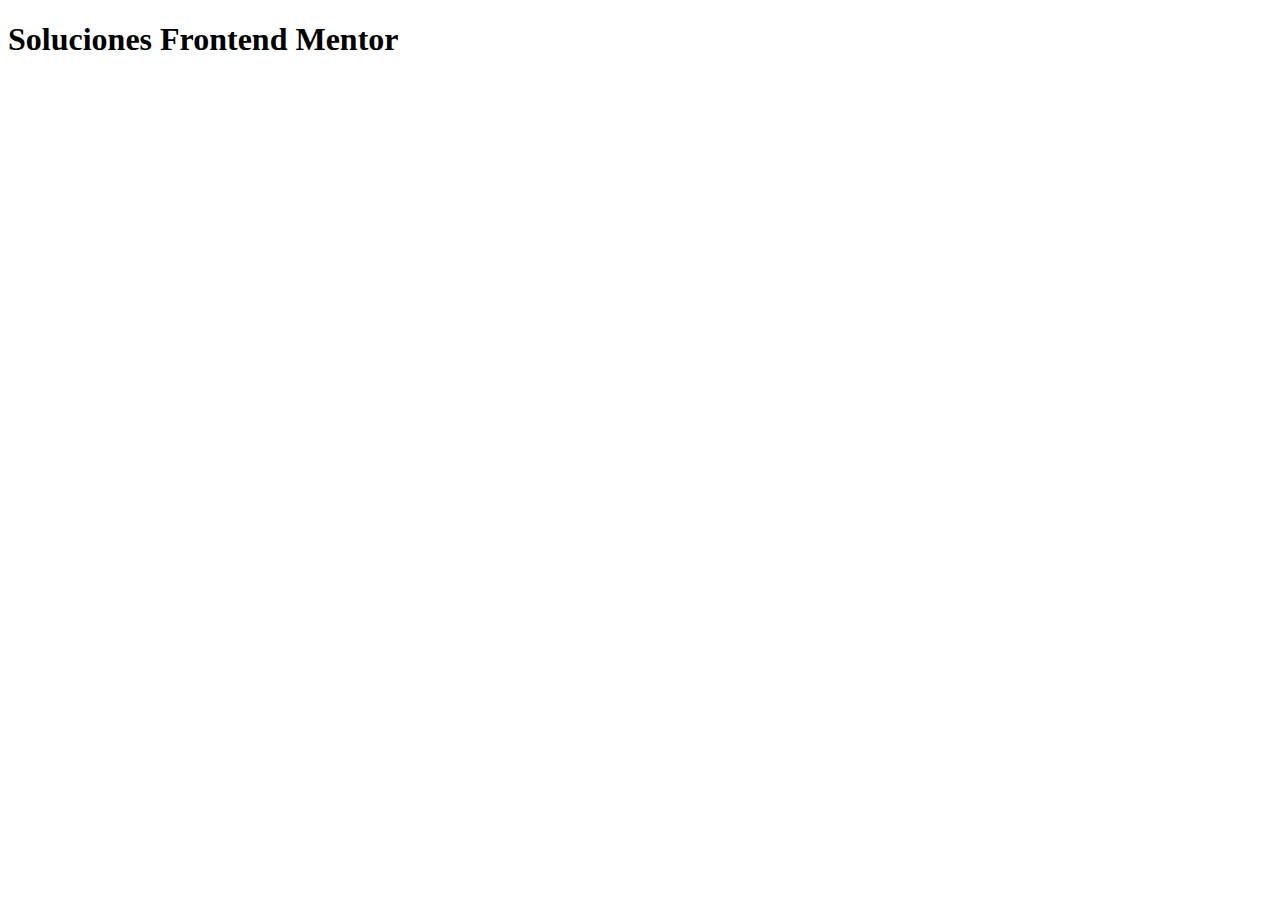
<file: index.html>
<!DOCTYPE html>
<html lang="es">
<head>
    <meta charset="UTF-8">
    <meta http-equiv="X-UA-Compatible" content="IE=edge">
    <meta name="viewport" content="width=device-width, initial-scale=1.0">
    <title>Document</title>
</head>
<body>
    <h1>Soluciones Frontend Mentor</h1>

</body>
</html>
</file>
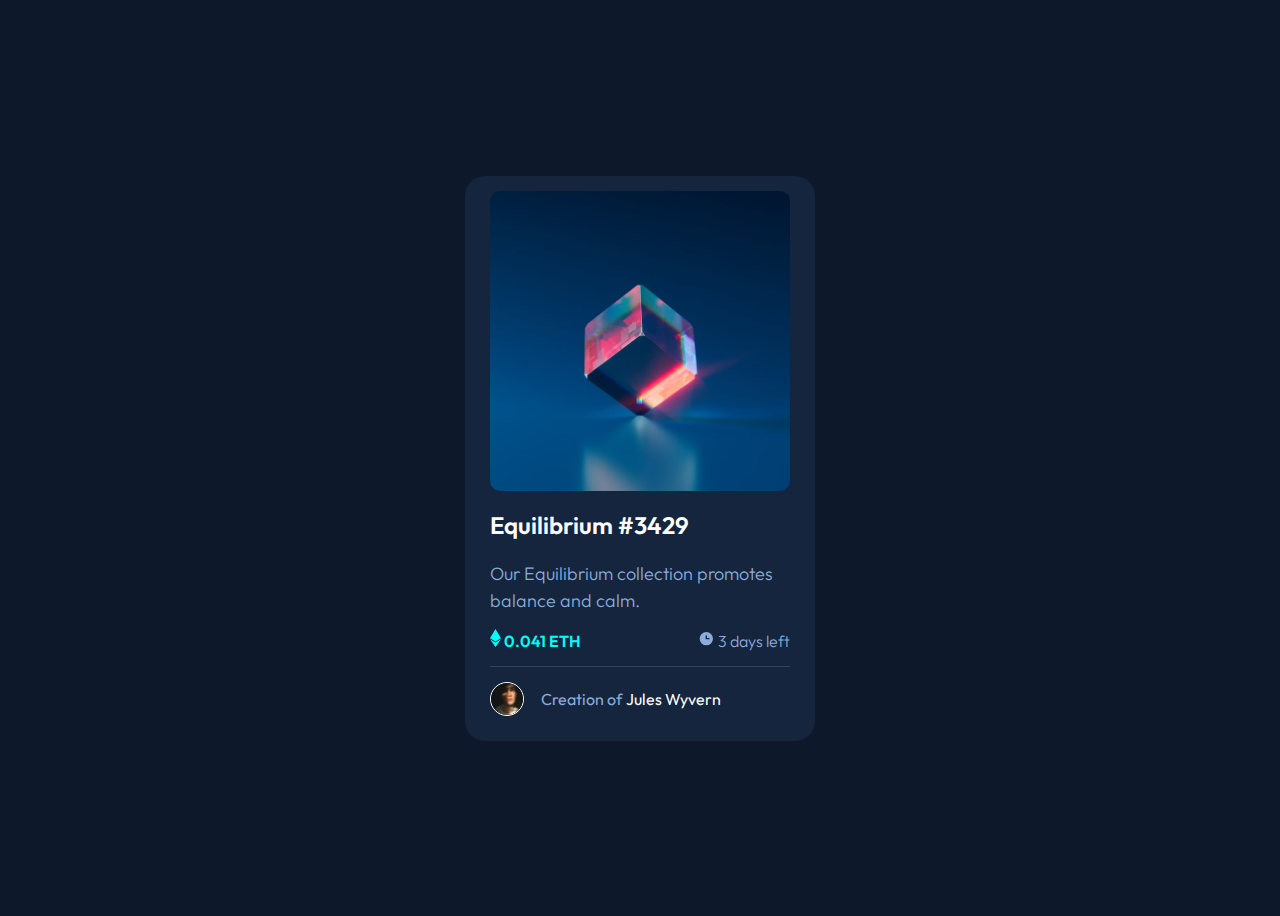
<file: nft-preview-card-component-main/index.html>
<!DOCTYPE html>
<html>

<head>
  <meta charset="UTF-8">
  <meta name="viewport" content="width=device-width, initial-scale=1.0">
  <!-- displays site properly based on user's device -->

  <link rel="icon" type="image/png" sizes="32x32" href="./images/favicon-32x32.png">

  <link rel="preconnect" href="https://fonts.googleapis.com">
  <link rel="preconnect" href="https://fonts.gstatic.com" crossorigin>
  <link href="https://fonts.googleapis.com/css2?family=Outfit:wght@300;400;600&display=swap" rel="stylesheet">

  <link rel="stylesheet" href="style.css">

  <title>Frontend Mentor | NFT preview card component</title>

</head>

<body>

  <div class="card">
    <div class="container">
      <img class="card__image" src="./images/image-equilibrium.jpg" alt="equilibrium">
      <img class="overlay" src="./images/icon-view.svg" alt="eye">
    </div>
    <div class="card__body">
      <h2 class="card__title">
        Equilibrium #3429
      </h2>
      <span class="card__text">
        Our Equilibrium collection promotes balance and calm.
      </span>
      <div class="card__pricing">
        <span class="card__price">
          <img src="./images/icon-ethereum.svg" alt="ethereum">
          0.041 ETH
        </span>
        <span class="card__days-left">
          <img src="./images/icon-clock.svg" alt="clock">
          3 days left
        </span>
      </div>
      <div class="card__divider"></div>
      <div class="author">
        <img class="author__avatar--sm" src="./images/image-avatar.png" alt="avatar">
        <span class="author__text author__text--colorized">Creation of</span>
        <span class="author__text">Jules Wyvern</span>
      </div>
    </div>
  </div>

</body>

</html>
</file>
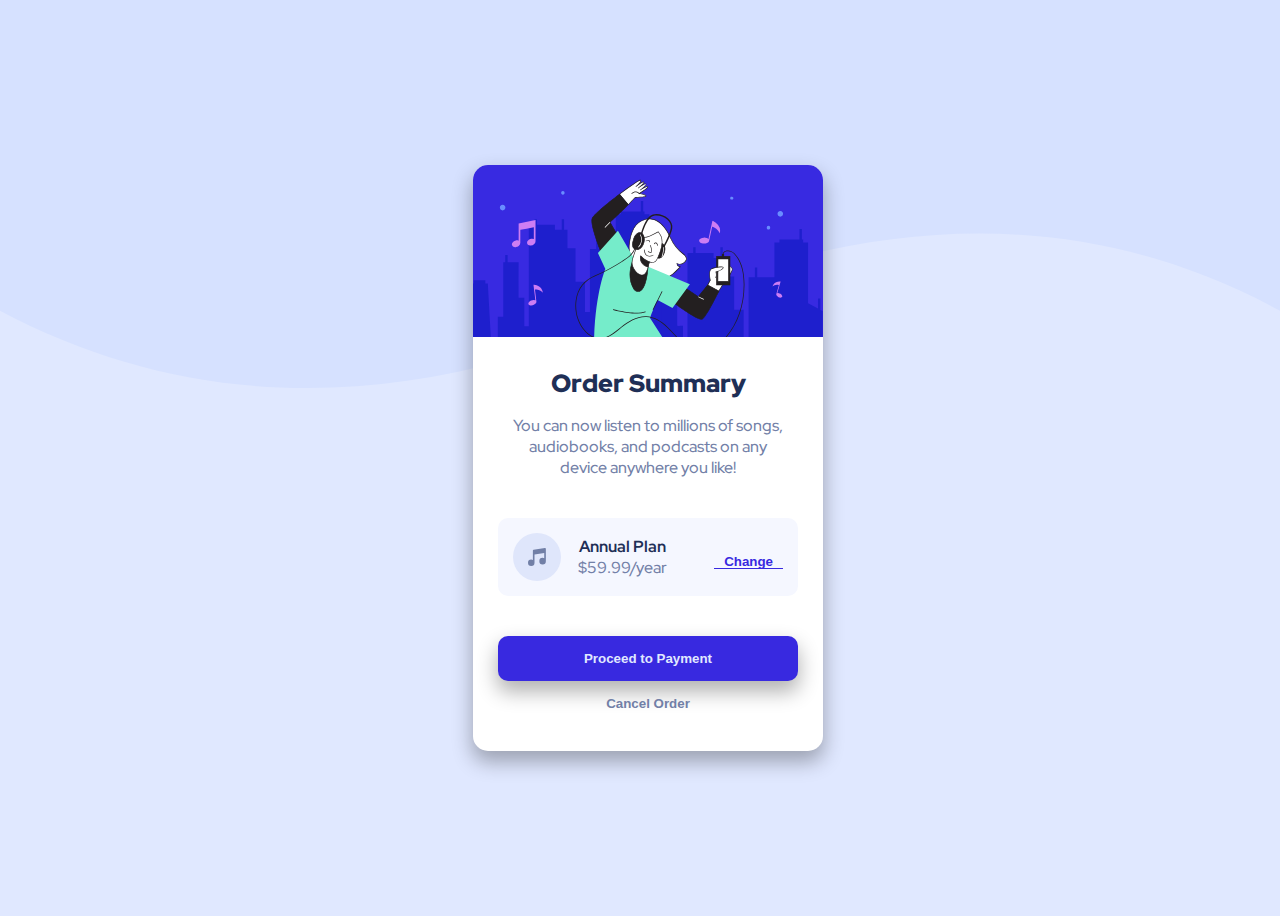
<file: order-summary-component-main/index.html>
<!DOCTYPE html>
<html lang="en">

<head>
  <meta charset="UTF-8">
  <meta name="viewport" content="width=device-width, initial-scale=1.0">
  <!-- displays site properly based on user's device -->

  <link rel="icon" type="image/png" sizes="32x32" href="./images/favicon-32x32.png">

  <link rel="preconnect" href="https://fonts.googleapis.com">
  <link rel="preconnect" href="https://fonts.gstatic.com" crossorigin>
  <link href="https://fonts.googleapis.com/css2?family=Red+Hat+Display:wght@500;700;900&display=swap" rel="stylesheet">

  <title>Frontend Mentor | Order summary card</title>

  <link rel="stylesheet" href="style.css">
</head>

<body>

  <div class="container">
    <img src="./images/illustration-hero.svg" alt="illustration-hero" class="container__image" />
    <div class="container__body">
      <div class="container__title">
        Order Summary
      </div>
      <div class="container__text">
        You can now listen to millions of songs, audiobooks, and podcasts on any device anywhere you like!
      </div>
      <div class="plan">
        <img src="./images/icon-music.svg" alt="" class="plan__icon"></img>
        <div class="plan__text">
          <span class="plan__text plan__text--top">
            Annual Plan
          </span>
          <div class="plan__text plan__text--bottom">
            $59.99/year
          </div>
        </div>
        <button class="plan__button button button--text button--sm">
          Change
        </button>
      </div>
      <div class="container__controls">
        <button class="button button--contained">
          Proceed to Payment
        </button>
        <button class="button button--text">
          Cancel Order
        </button>
      </div>
    </div>
  </div>
</body>

</html>
</file>
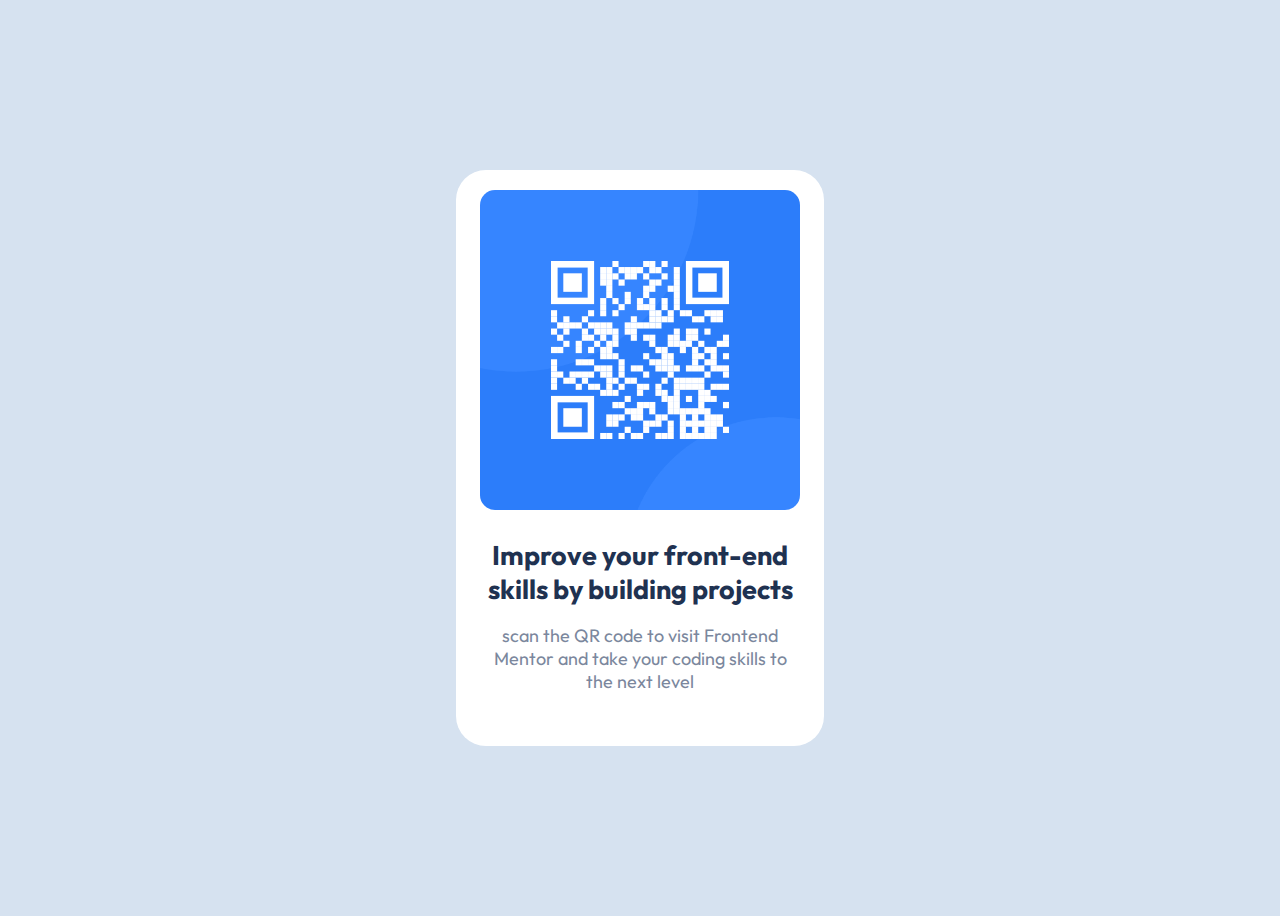
<file: qr-code-component-main/index.html>
<!DOCTYPE html>
<html lang="es">

<head>
  <meta charset="UTF-8">
  <meta name="viewport" content="width=device-width, initial-scale=1.0">
  <!-- displays site properly based on user's device -->

  <link rel="icon" type="image/png" sizes="32x32" href="./images/favicon-32x32.png">
  <link rel="preconnect" href="https://fonts.googleapis.com">
  <link rel="preconnect" href="https://fonts.gstatic.com" crossorigin>
  <link href="https://fonts.googleapis.com/css2?family=Outfit:wght@400;700&display=swap" rel="stylesheet">

  <link rel="stylesheet" href="style.css">

  <title>Frontend Mentor | QR code component</title>

</head>

<body>

  <section class="container">
    <img class="container__image" src="./images/image-qr-code.png" alt="qr-code">
    <div class="container__body">
      <h1 class="container__title">
        Improve your front-end skills by building projects
      </h1>
      <span class="container__text">
        scan the QR code to visit Frontend Mentor and take your coding skills to the next level
      </span>
    </div>
  </section>

</body>

</html>
</file>
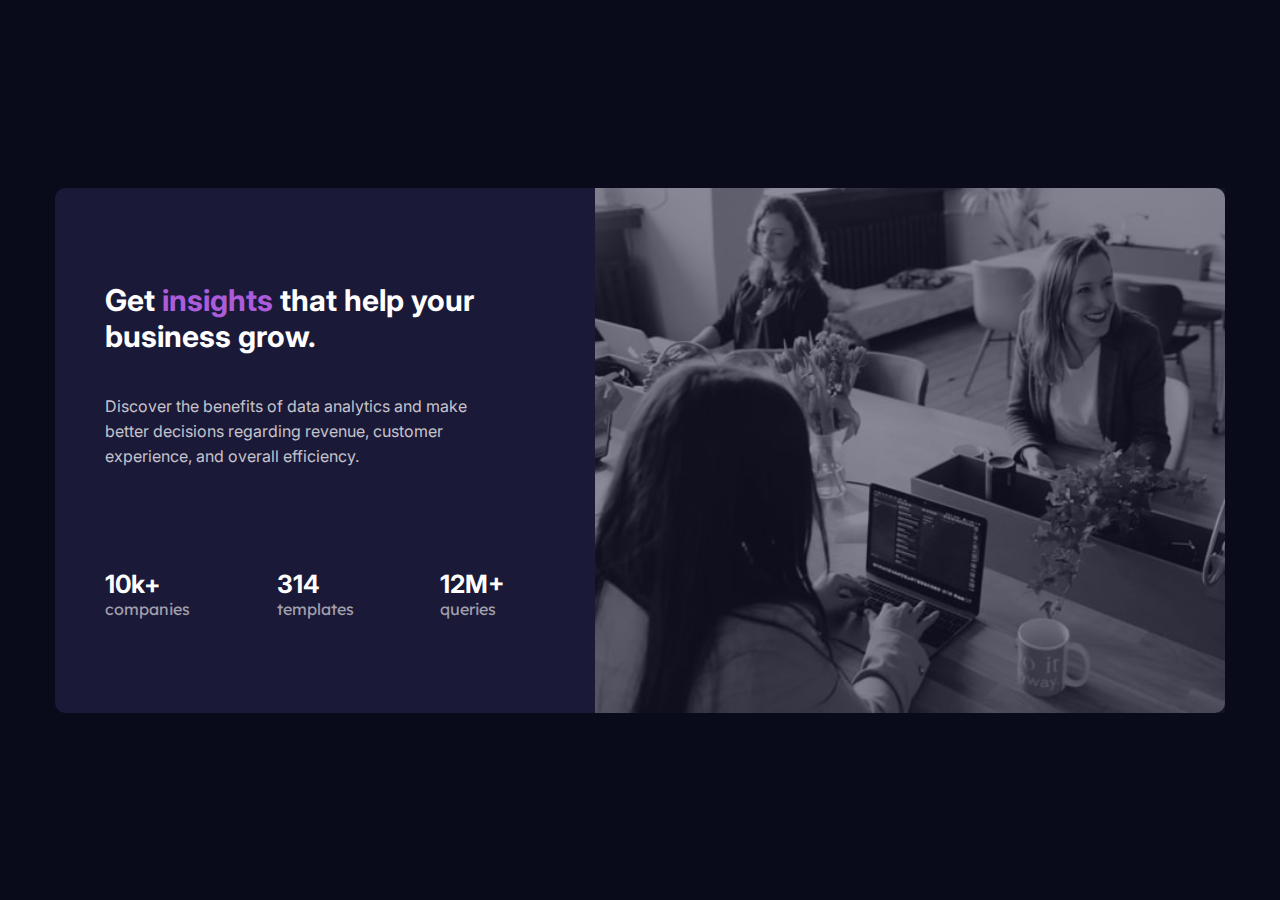
<file: stats-preview-card-component-main/index.html>
<!DOCTYPE html>
<html lang="en">

<head>
  <meta charset="UTF-8">
  <meta name="viewport" content="width=device-width, initial-scale=1.0">
  <!-- displays site properly based on user's device -->

  <link rel="icon" type="image/png" sizes="32x32" href="./images/favicon-32x32.png">

  <link rel="preconnect" href="https://fonts.googleapis.com">
  <link rel="preconnect" href="https://fonts.gstatic.com" crossorigin>
  <link href="https://fonts.googleapis.com/css2?family=Inter:wght@400;700&display=swap" rel="stylesheet">
  <link href="https://fonts.googleapis.com/css2?family=Lexend+Deca&display=swap" rel="stylesheet">

  <link rel="stylesheet" href="styles.css">
  <title>Frontend Mentor | Stats preview card component</title>

</head>

<body>

  <main class="card">
    <section class="card__body">
      <span class="card__heading heading">
        <span class="heading"> Get </span>
        <span class="heading heading--accent"> insights </span>
        <span class="heading"> that help your business grow. </span>
      </span>
      <span class="card__main paragraph">
        Discover the benefits of data analytics and make better decisions regarding revenue, customer
        experience, and overall efficiency.
      </span>
      <div class="card__stats">
        <section class="card__stat">
          <div class="heading"> 10k+ </div>
          <div class="stat"> companies </div>
        </section>
        <section class="card__stat">
          <div class="heading"> 314</div>
          <div class="stat"> templates </div>
        </section>
        <section class="card__stat">
          <div class="heading"> 12M+ </div>
          <div class="stat"> queries </div>
        </section>
      </div>
    </section>
    <picture class="overlay">
      <img class="overlay__image" src="./images/image-header-desktop.jpg">
      <source srcset="./images/image-header-mobile.jpg" media="(max-width: 375px)">
    </picture>
  </main>
</body>

</html>
</file>
<file: nft-preview-card-component-main/style.css>
:root {
    --primary-soft-blue: hsl(215, 51%, 70%);
    --primary-cyan: hsl(178, 100%, 50%);
    --main-bg: hsl(217, 54%, 11%);
    --card-bg: hsl(216, 50%, 16%);
    --line: hsl(215, 32%, 27%);
    --white: hsl(0, 0%, 100%);
  }

  * {
    font-family: 'Outfit', sans-serif;
  }

  body {
    display: flex;
    align-items: center;
    justify-content: center;
    background: var(--main-bg);
    height: 100vh;
  }

  .container {
    display: flex;
    align-items: center;
    justify-content: center;
    width: 300px;
    height: 300px;
    margin: 15px;
  }

  .card {
    display: flex;
    justify-content: center;
    flex-wrap: wrap;
    background: var(--card-bg);
    border-radius: 20px;
    width: 350px;
    height: 565px;
  }

  .card__body {
    position: relative;
    margin: 25px;
    bottom: 40px;
  }

  .card__days-left {
    color: var(--primary-soft-blue);
    font-weight: 300;
  }

  .card__divider {
    border-top: solid 1px var(--line);
    width: 300px;
    margin-block: 15px;
  }

  .card__image {
    width: 300px;
    height: 300px;
    border-radius: 10px;
    position: absolute;
    z-index: 0;
  }

  .card__image:hover {
    cursor: pointer;
    filter: blur(1px) contrast(50%);
    opacity: 1;
  }

  .card__price {
    color: var(--primary-cyan);
    font-weight: 600;
  }

  .card__pricing {
    display: flex;
    justify-content: space-between;
    align-items: center;
    margin-block: 15px;
  }

  .card__text {
    color: var(--primary-soft-blue);
    font-size: 18px;
    font-weight: 300;
    line-height: 1.5;
  }

  .card__title {
    color: var(--white);
    font-weight: 600;
  }

  .card__title:hover {
    cursor: pointer;
  }

  .author {
    display: flex;
    flex-direction: row;
    align-items: center;
  }

  .author__avatar--sm {
    width: 32px;
    height: 32px;
    border: solid 1px var(--white);
    border-radius: 100%;
    margin-inline-end: 15px;
  }

  .author__text {
    color: var(--white);
    margin-inline: 2px;
  }

  .author__text:hover {
    cursor: pointer;
  }

  .author__text--colorized {
    color: var(--primary-soft-blue);
  }

  .overlay {
    position: relative;
    z-index: 1;
    opacity: 0;
  }

  .container:hover .overlay {
    opacity: 1;
  }
</file>
<file: order-summary-component-main/style.css>
:root {
    /* Primary */
    --pale-blue: hsl(225, 100%, 94%);
    --bright-blue: hsl(245, 75%, 52%);
    /* Neutral */
    --very-pale-blue: hsl(225, 100%, 98%);
    --desaturated-blue: hsl(224, 23%, 55%);
    --dark-blue: hsl(223, 47%, 23%);
}

* body {
    font-family: 'Red Hat Display', sans-serif;
    box-sizing: border-box;
}

body {
    width: 100%;
    height: 100vh;
    background: var(--pale-blue) url(./images/pattern-background-desktop.svg) no-repeat top/100%;
    display: flex;
    align-items: center;
    justify-content: center;
}

.button {
    height: 45px;
    padding: 10px;
    text-align: center;
    cursor: pointer;
    font-weight: 900;
}

.button--contained {
    background: var(--bright-blue);
    color: var(--pale-blue);
    border: none;
    border-radius: 10px;
    box-shadow: 0px 10px 20px 1px rgba(0, 0, 0, .3);
}

.button--contained:hover {
    background: hsl(224, 75%, 55%);
}

.button--text {
    border: none;
    background: transparent;
    text-align: center;
    color: var(--desaturated-blue);
}

.button--text:hover {
    color: var(--dark-blue);
}

.button--sm {
    height: 25px;
    color: var(--bright-blue);
}

.button--sm:hover {
    color: hsl(224, 75%, 55%);
    border: none;
}

.container {
    background: white;
    width: 350px;
    border-radius: 15px;
    text-align: center;
    box-shadow: 0px 10px 20px 1px rgba(0, 0, 0, 0.3);
}

.container__body {
    margin: 25px;
}

.container__controls {
    display: flex;
    flex-direction: column;
}

.container__image {
    border-radius: 15px 15px 0px 0px;
    width: 100%;
}

.container__text {
    font-weight: 500;
    font-size: 16px;
    color: var(--desaturated-blue);
    margin: 15px;
}

.container__title {
    font-weight: 900;
    font-size: 25px;
    margin: 15px;
    color: var(--dark-blue);
}

.plan {
    display: flex;
    flex-direction: row;
    align-items: center;
    justify-content: space-between;
    margin-block: 40px;
    padding: 15px;
    background: var(--very-pale-blue);
    border-radius: 10px;
}

.plan__button {
    border-bottom: solid 1px;
}

.plan__icon {
    margin-right: -30px;
}

.plan__text {}

.plan__text--top {
    font-weight: 700;
    color: var(--dark-blue);
}

.plan__text--bottom {
    font-weight: 500;
    color: var(--desaturated-blue);
}

@media only screen and (max-width: 375px) {
    body {
        background: var(--pale-blue) url(./images/pattern-background-mobile.svg) no-repeat top/100%;
    }
}
</file>
<file: qr-code-component-main/style.css>
:root {
    --white: hsl(0, 0%, 100%);
    --light-gray: hsl(212, 45%, 89%);
    --grayish-blue: hsl(220, 15%, 55%);
    --dark-blue: hsl(218, 44%, 22%);
  }

  * {
    font-family: 'Outfit', sans-serif;
  }

  body {
    background-color: var(--light-gray);
    height: 100vh;
    display: flex;
    align-items: center;
    justify-content: center;
  }

  .container {
    display: flex;
    justify-content: center;
    flex-wrap: wrap;
    background-color: var(--white);
    border-radius: 30px;
    height: 36em;
    width: 23em;
  }

  .container__image {
    height: 20em;
    width: 20em;
    margin: 20px;
    border-radius: 15px;
  }

  .container__body {
    padding: 30px;
    position: relative;
    text-align: center;
    bottom: 40px;
  }

  .container__title {
    font-size: 27px;
    color: var(--dark-blue);
  }

  .container__text {
    font-size: 18px;
    color: var(--grayish-blue);
  }
</file>
<file: stats-preview-card-component-main/styles.css>
:root {
    /* Primary */
    --VeryDarkBlue: hsl(233, 47%, 7%);
    /*main background*/
    --DarkDesaturatedBlue: rgb(27, 25, 56);
    --SoftViolet: hsl(277, 64%, 61%);
    /*accent*/

    /* Neutral */
    --White: hsl(0, 0%, 100%);
    /*main heading, stats*/
    --SlightlyTransparentWhiteParagraph: hsla(0, 0%, 100%, 0.75);
    /*main paragraph*/
    --SlightlyTransparentWhiteHeading: hsla(0, 0%, 100%, 0.6);
    /*stat heading*/
}

* {
    box-sizing: border-box;
}

body {
    background: var(--VeryDarkBlue);
    margin: 0;
    display: flex;
    align-items: center;
    justify-content: center;
    height: 100vh;
    width: 100%;
}

.heading {
    color: var(--White);
    font-family: 'Inter';
    font-weight: 700;
}

.heading--accent {
    color: var(--SoftViolet);
}

.paragraph {
    color: var(--SlightlyTransparentWhiteParagraph);
    font-family: 'Inter';
    font-weight: 400;
    line-height: 25px;
}

.stat {
    color: var(--SlightlyTransparentWhiteHeading);
    font-family: 'Lexend Deca';
    font-weight: 400;
}

.card {
    background: var(--DarkDesaturatedBlue);
    display: flex;
    flex-direction: row;
    justify-content: center;
    align-items: center;
    width: min-content;
    border-radius: 10px;
}

.card__body {
    padding: 50px;
    width: 500px;
    display: flex;
    flex-direction: column;
    margin-right: 40px;
}

.card__heading {
    font-size: 30px;
}

.card__main {
    margin-top: 40px;
}

.card__stat .heading {
    font-size: 25px;
}

.card__stats {
    display: flex;
    flex-direction: row;
    margin-top: 100px;
    justify-content: space-between;
}

.overlay {
    height: 525px;
    width: 630px;
    position: relative;
}

.overlay::after {
    content: '';
    height: -webkit-fill-available;
    width: -webkit-fill-available;
    position: absolute;
    background: var(--DarkDesaturatedBlue);
    opacity: 0.5;
}

.overlay__image {
    width: -webkit-fill-available;
    height: -webkit-fill-available;
    position: absolute;
    border-radius: 0px 10px 10px 0px;
}

@media (max-width: 375px) {

    .card {
        display: flex;
        flex-direction: column-reverse;
        height: 900px
    }

    .card__main {
        margin-top: 20px;
    }

    .card__body { 
        width: 300px;
        margin-right: 0px;
        text-align: center;
    }

    .card__stats {
        display: flex;
        flex-direction: column;
        justify-content: space-between;
        gap: 20px;
        margin-top: 40px;
    }

    .card__heading {
        font-size: 20px;
    }
    
    .paragraph {
        line-height: 15px;
    }

    .overlay {
        height: -webkit-fill-available;
        width: -webkit-fill-available;
        position: relative;
    }

    .overlay::after {
        content: '';
        height: -webkit-fill-available;
        width: -webkit-fill-available;
        position: absolute;
    }

    .overlay__image {
        border-radius: 10px 10px 0px 0px;
    }

}
</file>
